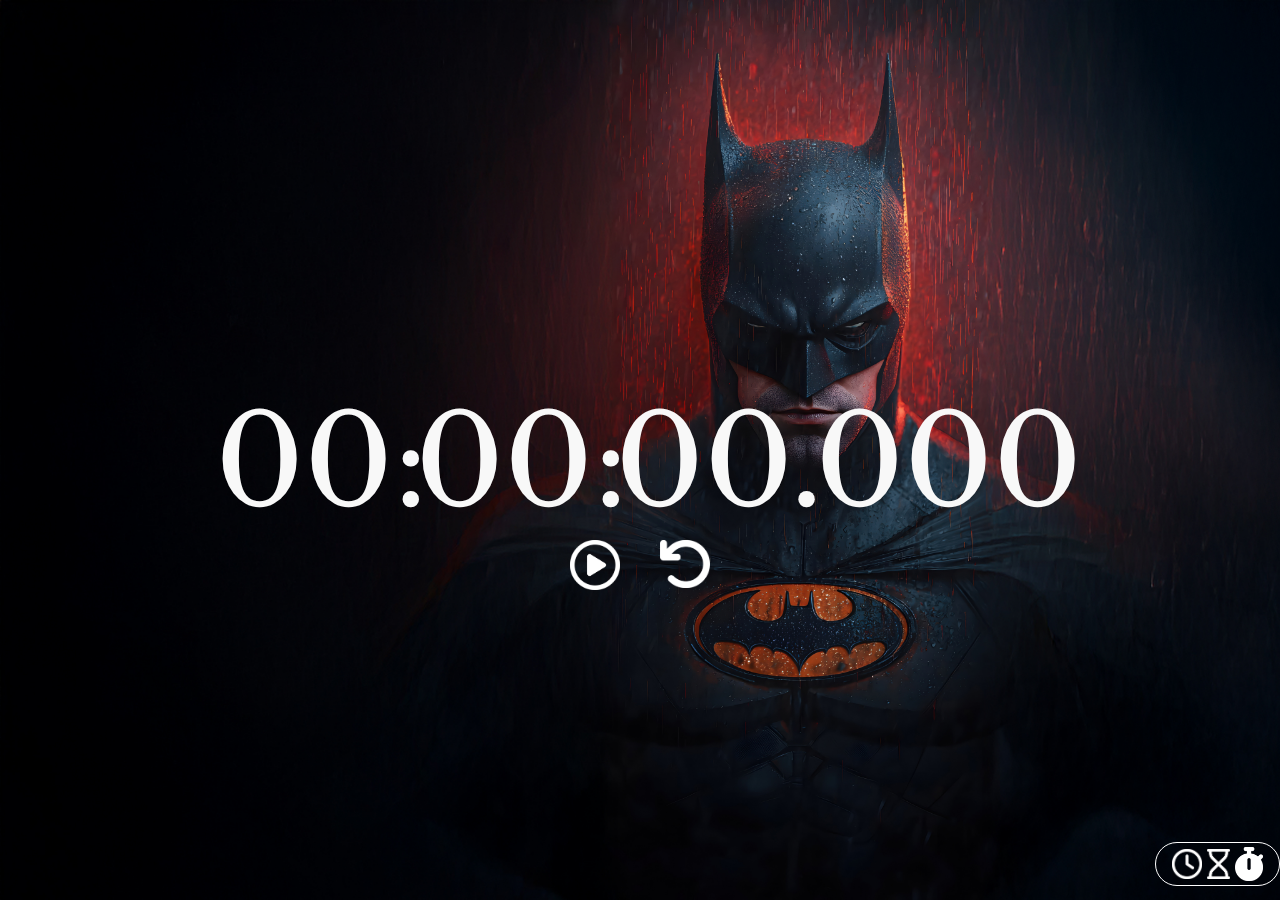
<file: WebClock/StopWatch/index.html>
<!DOCTYPE html>
<html lang="en">
<head>
    <meta charset="UTF-8">
    <meta name="viewport" content="width=device-width, initial-scale=1.0">
    <title>Timer</title>
    <link rel="stylesheet" href="style.css">
    <link rel="preconnect" href="https://fonts.googleapis.com">
    <link rel="preconnect" href="https://fonts.gstatic.com" crossorigin>
    <link href="https://fonts.googleapis.com/css2?family=Libre+Baskerville:ital,wght@0,400;0,700;1,400&display=swap" rel="stylesheet">
    <link rel="preconnect" href="https://fonts.googleapis.com">
    <link rel="preconnect" href="https://fonts.gstatic.com" crossorigin>
    <link href="https://fonts.googleapis.com/css2?family=Libre+Baskerville:ital,wght@0,400;0,700;1,400&family=UnifrakturMaguntia&display=swap" rel="stylesheet">
    <link rel="preconnect" href="https://fonts.googleapis.com">
    <link rel="preconnect" href="https://fonts.gstatic.com" crossorigin>
    <link href="https://fonts.googleapis.com/css2?family=Headland+One&family=Libre+Baskerville:ital,wght@0,400;0,700;1,400&family=UnifrakturMaguntia&display=swap" rel="stylesheet">
</head>
<body>
    <div class="main">
        <div class="content">
            <div class="b1" id="hr">00:</div>
            <div class="b1" id="min">00:</div>
            <div class="b1" id="sec">00.</div>
            <div class="b2" id="mili">000</div>
        </div>
        <div class="button">
            <div class="button1">
                <img src="../Assets/circle-play-regular.png" id="but" class="start"  width="50px">
                <img id="but" class="reset" src="../Assets/arrow-rotate-left-solid.png" width="50px">
            </div>
            <div class="switch">
                <div class="contain">
                    <img src="../Assets/clock-regular.png" alt="" width="30px" id="src1">
                    <img src="../Assets/hourglass-regular.png" alt="" width="23px" id="src3">
                    <img src="../Assets/stopwatch-solid.png" alt="" width="28px" id="src2">
                </div>
            </div>
            
        </div>
        
    </div>
    
    

    
    
</body>
<script src="./index.js"></script>
</html>
</file>
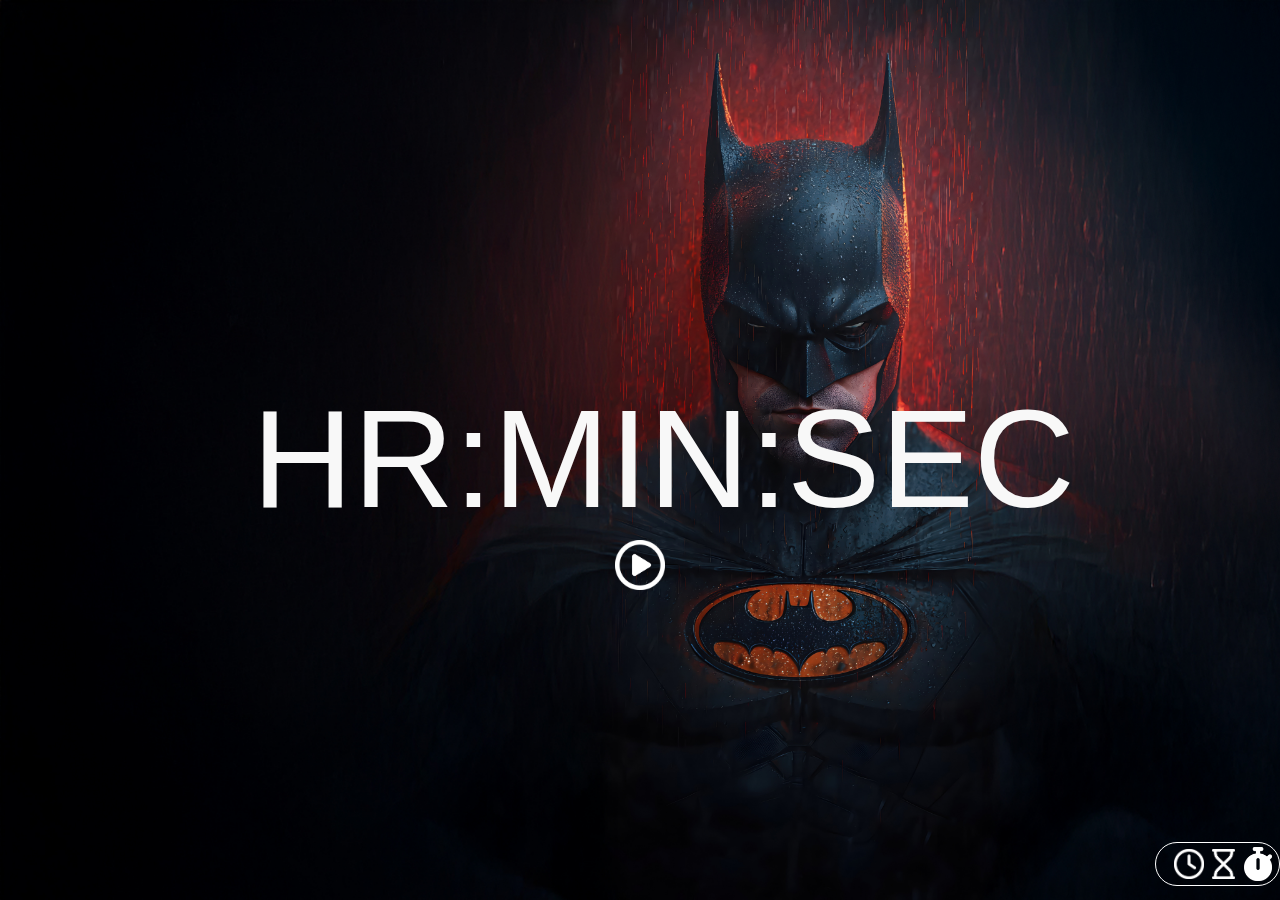
<file: WebClock/Timer/index.html>
<!DOCTYPE html>
<html lang="en">
<head>
    <meta charset="UTF-8">
    <meta name="viewport" content="width=device-width, initial-scale=1.0">
    <title>Timer</title>
    <link rel="stylesheet" href="style.css">
</head>
<body>
    <div class="main">
        <div class="show">
            <input type="number" min="0" placeholder="HR:" max="99" id="hr">
            <input type="number" min="0" placeholder="MIN:" max="99" id="min">
            <input type="number" min="0" placeholder="SEC" max="99" id="sec">
            <!-- <div class="HR">HR:</div>
            <div class="MIN">MIN:</div>
            <div class="SEC">SEC</div> -->
        </div>
        <div class="buttons">
            <div class="one">
                <img src="../Assets/circle-play-regular.png" id="start" width="50px"></img>
            </div>
            <div class="switch">
                <div class="contain">
                    <img src="../Assets/clock-regular.png" alt="" width="30px" id="src1">
                    <img src="../Assets/hourglass-regular.png" alt="" width="23px" id="src3">
                    <img src="../Assets/stopwatch-solid.png" alt="" width="28px" id="src2">
                </div>
            </div>
        </div>
    </div>
   
    
    
</body>
<script src="script.js"></script>
</html>
</file>
<file: WebClock/StopWatch/style.css>
* {
    margin: 0px;
    padding: 0px;
    box-sizing: border-box;
}
.main {
    height: 100vh;
    background-image: url(../Assets/bgc.jpg);
    background-repeat: no-repeat;
    background-size: cover;
    overflow: hidden;
    color: rgb(248, 248, 248);
}
.content {
    height: 60%;
    display: flex;
    justify-content: center;
    align-items: end;
    font-size: 125px;
    font-family: "Libre Baskerville", serif;
    font-weight: 400;
    font-style: normal;
}
.button {
    height: 40%;
}
.button1 {
    display: flex;
    align-items: start;
    justify-content: center;
    font-size: 50px;
    height: 80%;
    /* border: 1px solid blue; */
}
.switch {
    height: 20%;
    color: white;
    display: flex;
    justify-content: end;
    align-items: center;
}
.contain {
    border: 1px solid white;
    border-radius: 28px;
    display: flex;
    justify-content: space-between;
    align-items: center;
    padding: 4px 16px;
    column-gap: 5px;
}
.b1 {
    width: 200px;
}
.b2 {
    width: 250px;
}
#but {
    margin: 0 20px;
}
</file>
<file: WebClock/Timer/style.css>
* {
    margin: 0px;
    padding: 0px;
    box-sizing: border-box;
}
.main {
    font-size: 100px;
    text-align: center;
    height: 100vh;
    background-image: url(../Assets/bgc.jpg);
    background-repeat: no-repeat;
    background-size: cover;
    overflow: hidden;
    color: rgb(248, 248, 248);
}
#hr::placeholder {
    text-align: right;
    color: rgb(248, 248, 248);
}
#sec::placeholder {
    text-align: left;
    color: rgb(248, 248, 248);
}
#min::placeholder {
    color: rgb(248, 248, 248);
}
input {
    outline: none;
    border: none;
    background: transparent;
    
}
input:focus {
    outline: none;
}
input::-webkit-inner-spin-button {
    -webkit-appearance: none;
    margin: 0;
}
.show {
    height: 60%;
    display: flex;
    align-items: end;
    justify-content: center;
}
.buttons {
    height: 40%;
}
input {
    color: rgb(248, 248, 248);
    font-size: 140%;
    width: 2.1em;
    /* border: 1px solid red; */
}
.wrap {
    width: 100%;
    display: flex;
    justify-content: center;
    align-items: end;
}
.buttons {
    
}
img {
    font-size:40px;
    background:transparent;
    border: none;
    color: rgb(248, 248, 248);
    margin: 0px 2%;
}

.HR,.MIN,.SEC {
    font-size:140%;
}
.one {
    height: 80%;
    display: flex;
    justify-content: center;
    align-items: start;
}
.switch {
    height: 20%;
    display: flex;
    justify-content: end;
    align-items: center;
}
.contain {
    border: 1px solid white;
    border-radius: 28px;
    display: flex;
    justify-content: space-between;
    align-items: center;
    padding: 4px 16px;
    column-gap: 5px;
}
</file>
